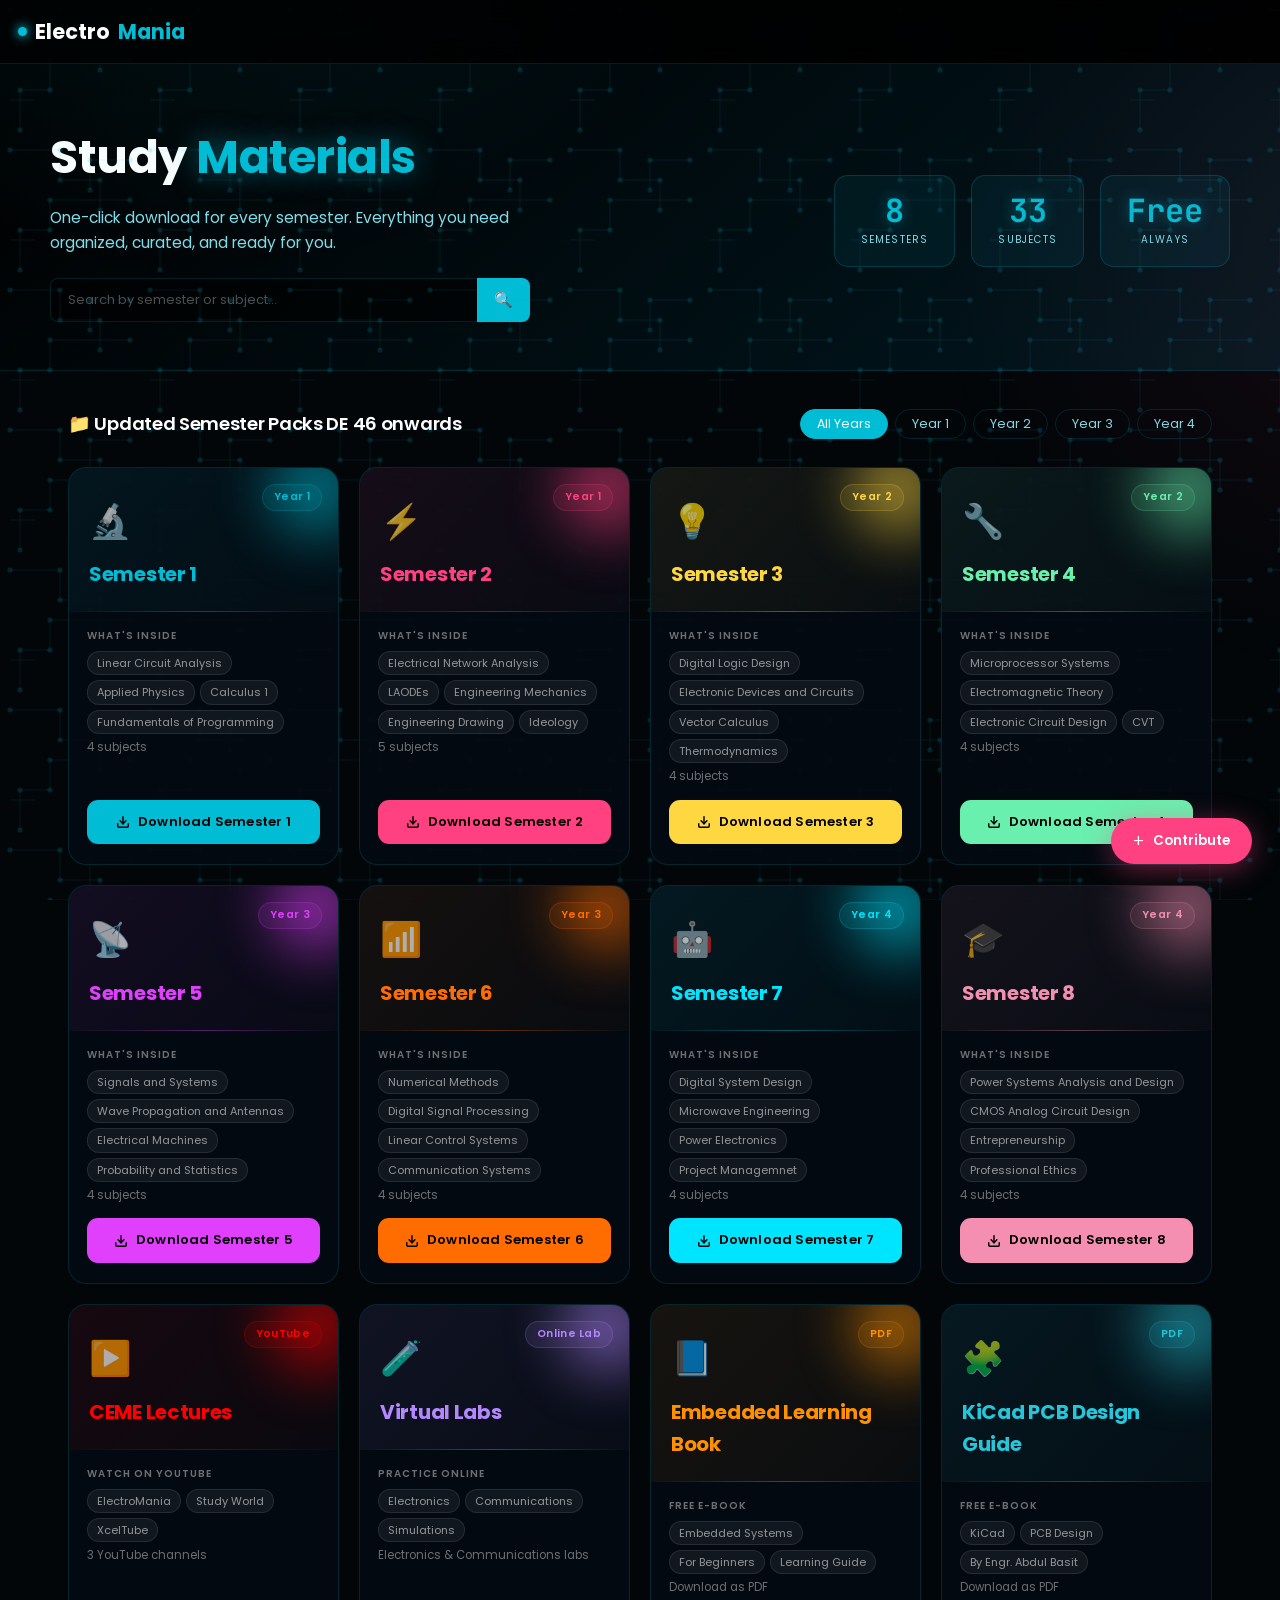
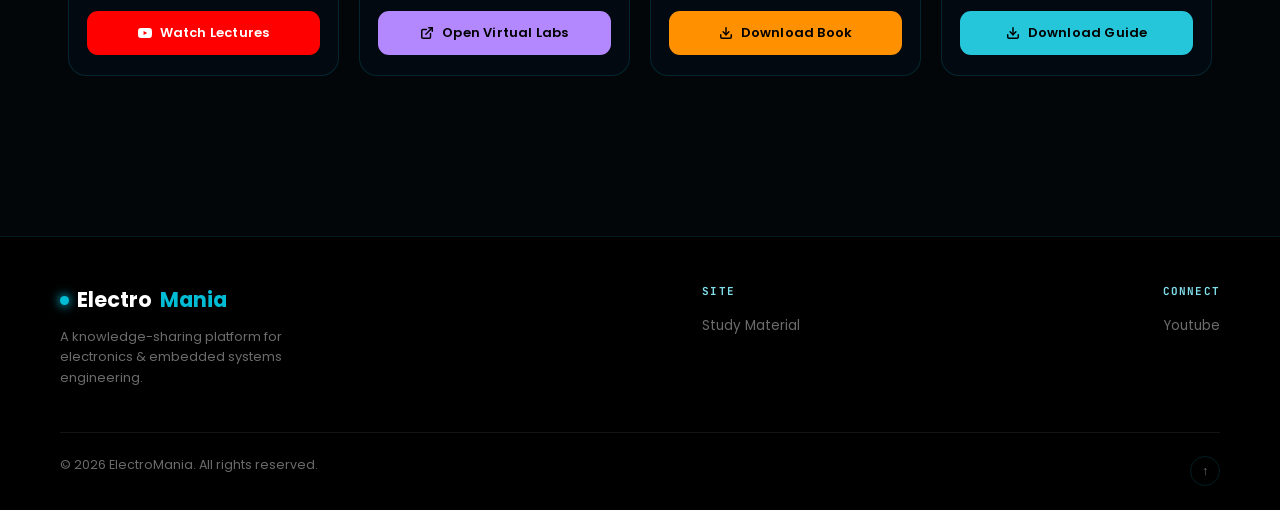
<file: materials.html>
<!DOCTYPE html>
<html lang="en">
<head>
  <meta charset="UTF-8" />
  <meta name="viewport" content="width=device-width, initial-scale=1.0" />
  <title>ElectroMania</title>
  <meta name="description" content="Free, semester-wise electrical engineering study materials — notes, slides, and past papers — curated by Abdul Basit Fiaz via ElectroMania." />
  <link rel="icon" type="image/svg+xml" href="data:image/svg+xml,%3Csvg xmlns='http://www.w3.org/2000/svg' viewBox='0 0 32 32'%3E%3Crect width='32' height='32' rx='7' fill='%23020609'/%3E%3Ccircle cx='16' cy='16' r='6' fill='%2300bcd4'/%3E%3Cpath d='M16 4v6M16 22v6M4 16h6M22 16h6' stroke='%2300bcd4' stroke-width='2' stroke-linecap='round'/%3E%3C/svg%3E">
  <link rel="preconnect" href="https://fonts.googleapis.com">
  <link rel="preconnect" href="https://fonts.gstatic.com" crossorigin>
  <link href="https://fonts.googleapis.com/css2?family=Poppins:ital,wght@0,300;0,400;0,500;0,600;0,700&family=JetBrains+Mono:wght@400;500;600&display=swap" rel="stylesheet">

  <!-- Shared site stylesheet — DO NOT MODIFY -->
  <link rel="stylesheet" href="css/style.css" />

  <style>
  /* ============================================================
     MATERIAL PAGE — scoped styles, no conflict with style.css
  ============================================================ */
  :root {
    --teal:       #00bcd4;
    --pink:       #ff4081;
    --card-bg:    rgba(4, 10, 18, 0.93);
    --card-border:rgba(0, 188, 212, 0.16);
    --text-dim:   rgba(255,255,255,0.42);
    --text-pale:  #80deea;
  }

  /* ── PAGE BACKGROUND ──────────────────────────────────────── */
  body { background-color: #020609; }

  /* ── HERO ─────────────────────────────────────────────────── */
  .mat-hero {
    background: linear-gradient(140deg,#000 0%,rgba(0,24,32,0.98) 100%);
    padding: 56px 50px 48px;
    display: flex;
    justify-content: space-between;
    align-items: center;
    gap: 28px;
    flex-wrap: wrap;
    border-bottom: 1px solid var(--card-border);
  }

  .mat-hero h1 {
    font-size: 2.9em;
    color: #fff;
    margin: 0 0 10px;
    font-weight: 700;
    letter-spacing: -0.5px;
  }

  .mat-hero h1 .hi {
    color: var(--teal);
    text-shadow: 0 0 28px rgba(0,188,212,0.5);
  }

  .mat-hero p {
    color: var(--text-pale);
    font-size: .97em;
    max-width: 480px;
    line-height: 1.65;
    margin: 0 0 22px;
  }

  /* Search bar */
  .mat-search { display:flex; max-width:480px; }

  .mat-search input {
    flex: 1;
    padding: 11px 17px;
    border: 1px solid var(--card-border);
    border-right: none;
    border-radius: 8px 0 0 8px;
    background: rgba(0,0,0,0.55);
    color: #fff;
    font-family: 'Poppins', sans-serif;
    font-size: 13px;
    outline: none;
    transition: border-color .25s;
    margin-bottom: 0 !important;
    width: auto !important;
  }

  .mat-search input:focus { border-color: var(--teal); }
  .mat-search input::placeholder { color: rgba(255,255,255,.3); }

  .mat-search button {
    padding: 11px 17px;
    background: var(--teal);
    border: none;
    border-radius: 0 8px 8px 0;
    cursor: pointer;
    font-size: 15px;
    color: #fff;
    transition: background .2s;
  }

  .mat-search button:hover { background: #0097a7; }

  /* Stats */
  .mat-stats { display:flex; gap:16px; flex-wrap:wrap; }

  .stat-box {
    text-align: center;
    background: rgba(0,188,212,0.07);
    border: 1px solid rgba(0,188,212,0.2);
    border-radius: 14px;
    padding: 18px 26px;
    min-width: 85px;
  }

  .stat-box .num {
    display: block;
    font-size: 2em;
    font-weight: 700;
    color: var(--teal);
    text-shadow: 0 0 14px rgba(0,188,212,0.45);
    line-height: 1.05;
  }

  .stat-box .lbl {
    display: block;
    font-size: 10px;
    color: var(--text-pale);
    letter-spacing: 1.2px;
    text-transform: uppercase;
    margin-top: 4px;
  }

  /* ── MAIN SECTION ─────────────────────────────────────────── */
  .mat-section {
    max-width: 1200px;
    margin: 0 auto;
    padding: 38px 28px 100px;
  }

  .sec-top {
    display: flex;
    justify-content: space-between;
    align-items: center;
    margin-bottom: 28px;
    flex-wrap: wrap;
    gap: 14px;
  }

  .sec-top h2 { color:#fff; font-size:1.15em; margin:0; font-weight:600; }

  /* Year filter tabs */
  .yr-tabs { display:flex; gap:7px; flex-wrap:wrap; }

  .yr-tab {
    padding: 5px 16px;
    border-radius: 20px;
    border: 1px solid var(--card-border);
    background: transparent;
    color: var(--text-pale);
    font-family: 'Poppins', sans-serif;
    font-size: 12.5px;
    cursor: pointer;
    transition: all .2s;
  }

  .yr-tab.on, .yr-tab:hover {
    background: var(--teal);
    border-color: var(--teal);
    color: #fff;
  }

  /* ── SEMESTER GRID — 4 columns ────────────────────────────── */
  .sem-grid {
    display: grid;
    grid-template-columns: repeat(4, 1fr);
    gap: 20px;
  }

  @media (max-width: 1100px) { .sem-grid { grid-template-columns: repeat(2, 1fr); } }
  @media (max-width:  600px) { .sem-grid { grid-template-columns: 1fr; }
    .mat-hero { padding: 36px 22px 30px; flex-direction: column; }
    .mat-hero h1 { font-size: 2em; }
    .mat-stats { justify-content: center; }
  }

  /* ── SEMESTER CARD ────────────────────────────────────────── */
  .sem-card {
    background: var(--card-bg);
    border: 1px solid var(--card-border);
    border-radius: 18px;
    overflow: hidden;
    display: flex;
    flex-direction: column;
    transition: transform .25s, box-shadow .3s, border-color .3s;
    position: relative;
  }

  .sem-card:hover {
    transform: translateY(-6px);
    box-shadow: 0 18px 50px rgba(0,0,0,0.45);
    border-color: rgba(0,188,212,0.36);
  }

  /* Colored banner */
  .sem-banner {
    padding: 26px 20px 22px;
    position: relative;
    overflow: hidden;
  }

  /* Glowing orb behind the icon */
  .sem-banner::before {
    content: '';
    position: absolute;
    top: -24px; right: -24px;
    width: 90px; height: 90px;
    border-radius: 50%;
    filter: blur(30px);
    opacity: .6;
    background: var(--c, #00bcd4);
  }

  /* Diagonal accent line */
  .sem-banner::after {
    content: '';
    position: absolute;
    bottom: 0; left: 0; right: 0;
    height: 1px;
    background: linear-gradient(90deg, transparent, var(--c, #00bcd4), transparent);
    opacity: .35;
  }

  .sem-emoji {
    display: block;
    font-size: 34px;
    margin-bottom: 10px;
    position: relative;
    z-index: 1;
  }

  .sem-num {
    color: #fff;
    font-size: 1.25em;
    font-weight: 700;
    margin: 0;
    position: relative;
    z-index: 1;
    letter-spacing: -.3px;
  }

  .yr-badge {
    position: absolute;
    top: 16px; right: 16px;
    padding: 4px 11px;
    border-radius: 20px;
    font-size: 10.5px;
    font-weight: 600;
    z-index: 1;
    letter-spacing: .3px;
  }

  /* Card body */
  .sem-body {
    padding: 16px 18px 20px;
    flex: 1;
    display: flex;
    flex-direction: column;
    gap: 14px;
  }

  .subj-lbl {
    font-size: 10px;
    color: var(--text-dim);
    text-transform: uppercase;
    letter-spacing: 1px;
    font-weight: 600;
    margin-bottom: 7px;
  }

  .subj-tags {
    display: flex;
    flex-wrap: wrap;
    gap: 5px;
    margin-bottom: 4px;
  }

  .subj-tag {
    font-size: 11px;
    padding: 4px 9px;
    border-radius: 12px;
    background: rgba(255,255,255,0.06);
    color: rgba(255,255,255,0.55);
    border: 1px solid rgba(255,255,255,0.09);
    line-height: 1.3;
  }

  .subj-count {
    font-size: 11.5px;
    color: var(--text-dim);
    margin-top: 2px;
  }

  /* Download button */
  .dl-sem-btn {
    display: flex;
    align-items: center;
    justify-content: center;
    gap: 8px;
    padding: 12px 14px;
    border-radius: 11px;
    text-decoration: none;
    font-family: 'Poppins', sans-serif;
    font-size: 13px;
    font-weight: 600;
    margin-top: auto;
    transition: opacity .2s, transform .2s, box-shadow .2s;
    letter-spacing: .2px;
  }

  .dl-sem-btn:hover {
    opacity: .88;
    transform: translateY(-1px);
    box-shadow: 0 6px 22px rgba(0,0,0,.35);
  }

  .dl-sem-btn svg {
    flex-shrink: 0;
    transition: transform .2s;
  }

  .dl-sem-btn:hover svg { transform: translateY(2px); }

  /* No results */
  .no-res {
    display: none;
    text-align: center;
    padding: 60px 20px;
    color: rgba(255,255,255,.25);
    grid-column: 1/-1;
  }

  .no-res.show { display: block; }

  /* ── CONTRIBUTE FAB ───────────────────────────────────────── */
  .fab-contribute {
    position: fixed;
    right: 28px; bottom: 36px;
    z-index: 900;
    display: flex;
    align-items: center;
    gap: 9px;
    padding: 13px 22px;
    background: var(--pink);
    color: #fff;
    border: none;
    border-radius: 50px;
    font-family: 'Poppins', sans-serif;
    font-size: 13.5px;
    font-weight: 600;
    cursor: pointer;
    box-shadow: 0 5px 28px rgba(255,64,129,0.42);
    transition: transform .25s, box-shadow .25s;
    animation: fabBreath 3s infinite;
  }

  .fab-contribute:hover {
    transform: translateY(-3px);
    box-shadow: 0 10px 38px rgba(255,64,129,.55);
    animation: none;
  }

  @keyframes fabBreath {
    0%,100% { box-shadow: 0 5px 28px rgba(255,64,129,0.42); }
    50%      { box-shadow: 0 5px 38px rgba(255,64,129,0.62), 0 0 0 7px rgba(255,64,129,0.08); }
  }

  /* ── MODAL ────────────────────────────────────────────────── */
  .modal-veil {
    position: fixed;
    inset: 0;
    background: rgba(0,0,0,0.75);
    backdrop-filter: blur(8px);
    -webkit-backdrop-filter: blur(8px);
    z-index: 1500;
    display: flex;
    align-items: center;
    justify-content: center;
    padding: 16px;
    opacity: 0;
    pointer-events: none;
    transition: opacity .28s;
  }

  .modal-veil.on { opacity:1; pointer-events:all; }

  .modal-box {
    background: #030a0f;
    border: 1px solid rgba(0,188,212,.3);
    border-radius: 20px;
    padding: 34px 32px 30px;
    max-width: 520px;
    width: 100%;
    position: relative;
    box-shadow: 0 24px 80px rgba(0,0,0,.55), 0 0 40px rgba(0,188,212,.09);
    transform: translateY(18px);
    transition: transform .3s;
    max-height: 90vh;
    overflow-y: auto;
  }

  .modal-veil.on .modal-box { transform: translateY(0); }

  .modal-x {
    position: absolute;
    top: 16px; right: 16px;
    background: rgba(255,255,255,0.06);
    border: none;
    color: rgba(255,255,255,0.4);
    width: 30px; height: 30px;
    border-radius: 7px;
    cursor: pointer;
    font-size: 15px;
    transition: all .2s;
    display: flex;
    align-items: center;
    justify-content: center;
  }

  .modal-x:hover { background:rgba(255,64,129,.18); color:var(--pink); }

  .modal-box h2 { color:#fff; margin:0 0 5px; font-size:1.35em; }
  .modal-sub { color:var(--text-pale); font-size:13px; margin:0 0 22px; }

  .auth-notice {
    display: flex;
    align-items: flex-start;
    gap: 10px;
    background: rgba(255,193,7,0.07);
    border: 1px solid rgba(255,193,7,0.22);
    border-radius: 9px;
    padding: 11px 14px;
    margin-bottom: 22px;
  }

  .auth-icon { font-size:15px; margin-top:1px; flex-shrink:0; }
  .auth-notice p { margin:0; font-size:12px; color:rgba(255,236,153,.8); line-height:1.55; }

  /* Override style.css form styles inside modal */
  .modal-form {
    display: flex;
    flex-direction: column;
    gap: 13px;
    background: transparent !important;
    padding: 0 !important;
    box-shadow: none !important;
    border-radius: 0 !important;
  }

  .f-row { display:grid; grid-template-columns:1fr 1fr; gap:13px; }
  @media(max-width:500px) { .f-row { grid-template-columns:1fr; } }

  .f-grp { display:flex; flex-direction:column; gap:5px; }

  .f-grp label {
    font-size: 11.5px;
    color: var(--text-pale);
    font-weight: 500;
    letter-spacing: .3px;
  }

  .f-grp input,
  .f-grp select,
  .f-grp textarea {
    padding: 10px 13px !important;
    background: rgba(255,255,255,0.05) !important;
    border: 1px solid rgba(255,255,255,0.1) !important;
    border-radius: 9px !important;
    color: #fff !important;
    font-family: 'Poppins', sans-serif !important;
    font-size: 13px !important;
    outline: none !important;
    transition: border-color .2s !important;
    width: 100% !important;
    box-sizing: border-box !important;
    margin-bottom: 0 !important;
  }

  .f-grp input:focus,
  .f-grp select:focus,
  .f-grp textarea:focus { border-color: var(--teal) !important; }

  .f-grp select option { background: #030a0f; }
  .f-grp textarea { resize:vertical; min-height:76px; }

  .f-hint { font-size:11px; color:rgba(255,255,255,.26); margin-top:3px; }

  .submit-btn {
    padding: 12px !important;
    background: var(--pink) !important;
    color: #fff !important;
    border: none !important;
    border-radius: 9px !important;
    font-family: 'Poppins', sans-serif !important;
    font-size: 13.5px !important;
    font-weight: 600 !important;
    cursor: pointer !important;
    transition: all .22s !important;
    display: flex !important;
    align-items: center !important;
    justify-content: center !important;
    gap: 8px !important;
    margin-top: 4px !important;
    width: 100% !important;
  }

  .submit-btn:hover {
    background: #e91e63 !important;
    transform: translateY(-1px);
    box-shadow: 0 6px 20px rgba(255,64,129,.32) !important;
  }

  .submit-btn.done {
    background: #2e7d32 !important;
    cursor: default !important;
    transform: none !important;
    box-shadow: none !important;
  }
    /* ── YOUTUBE CHANNEL LINKS IN MODAL ──────────────────────── */
  .yt-channel-link {
    display: flex; align-items: center; gap: 14px;
    padding: 14px 16px;
    background: rgba(255,0,0,0.05);
    border: 1px solid rgba(255,0,0,0.14);
    border-radius: 12px; text-decoration: none;
    transition: background .2s, border-color .2s, transform .18s;
  }
  .yt-channel-link:hover {
    background: rgba(255,0,0,0.1);
    border-color: rgba(255,0,0,0.32);
    transform: translateX(4px);
  }
  .yt-ch-icon {
    width: 42px; height: 42px; flex-shrink: 0;
    background: #FF0000; border-radius: 50%;
    display: flex; align-items: center; justify-content: center;
    color: #fff; font-size: 13px;
  }
  .yt-ch-info { flex: 1; min-width: 0; }
  .yt-ch-name { color: #fff; font-size: 13.5px; font-weight: 600; margin-bottom: 3px; }
  .yt-ch-desc { color: rgba(255,255,255,.42); font-size: 11.5px; line-height: 1.45; }
  .yt-ch-arrow { color: rgba(255,255,255,.25); font-size: 17px; flex-shrink: 0; transition: color .2s; }
  .yt-channel-link:hover .yt-ch-arrow { color: #FF0000; }

  </style>
</head>

<body>

  <!-- ══ HEADER (same as index.html) ══════════════════════════ -->
  <header class="site-header">
    <div class="header-inner">
      <div class="header-left">
        <!-- <a href="index.html" class="nav-arrow" title="Previous: Certifications" aria-label="Previous page">‹</a> -->
        <div class="logo"><a href="materials.html"><span class="logo-mark"></span>Electro<span>Mania</span></a></div>
      </div>
      <nav class="main-nav" id="mainNav">
        <!-- <a href="index.html">Home</a>
        <a href="about.html">About</a>
        <a href="experience.html">Experience</a>
        <a href="projects.html">Projects</a>
        <a href="skills.html">Skills</a>
        <a href="certifications.html">Certifications</a> -->
        <!-- <a href="materials.html" class="active">Material</a> -->
        <!-- <a href="blog.html">Blog</a>
       <a href="contact.html">Contact</a> -->
      </nav>
      <div class="header-right">
        <!-- <a href="blog.html" class="nav-arrow" title="Next: Blog" aria-label="Next page">›</a> -->
        <button class="hamburger" id="hamburgerBtn" aria-label="Toggle menu" aria-expanded="false"><span></span><span></span><span></span></button>
      </div>
    </div>
  </header>
  <!-- <div class="crumb-bar">
    <div class="crumb">
      <a href="index.html">Home</a><span class="sep">›</span><span class="here">Material</span>
    </div>
  </div> -->

  <!-- ══ HERO ═════════════════════════════════════════════════ -->
  <div class="mat-hero">
    <div>
      <h1>Study <span class="hi">Materials</span></h1>
      <p>One-click download for every semester. Everything you need organized, curated, and ready for you.</p>
      <div class="mat-search">
        <input type="text" id="searchInput"
               placeholder="Search by semester or subject…"
               oninput="doSearch(this.value)" />
        <button onclick="doSearch(document.getElementById('searchInput').value)">🔍</button>
      </div>
    </div>
    <div class="mat-stats">
      <div class="stat-box">
        <span class="num">8</span>
        <span class="lbl">Semesters</span>
      </div>
      <div class="stat-box">
        <span class="num" id="statSubjects">—</span>
        <span class="lbl">Subjects</span>
      </div>
      <div class="stat-box">
        <span class="num">Free</span>
        <span class="lbl">Always</span>
      </div>
    </div>
  </div>

  <!-- ══ GRID SECTION ═════════════════════════════════════════ -->
  <div class="mat-section">
    <div class="sec-top">
      <h2>📁 Updated Semester Packs DE 46 onwards</h2>
      <div class="yr-tabs">
        <button class="yr-tab on" onclick="byYear(this,'all')">All Years</button>
        <button class="yr-tab"    onclick="byYear(this,1)">Year 1</button>
        <button class="yr-tab"    onclick="byYear(this,2)">Year 2</button>
        <button class="yr-tab"    onclick="byYear(this,3)">Year 3</button>
        <button class="yr-tab"    onclick="byYear(this,4)">Year 4</button>
      </div>
    </div>

    <div class="sem-grid" id="grid"></div>
    <div class="no-res" id="noRes">
      <div style="font-size:44px;margin-bottom:10px">🔍</div>
      <div style="font-size:16px;font-weight:600;">No results found</div>
      <div style="font-size:13px;margin-top:6px;color:rgba(255,255,255,.22)">Try a different keyword</div>
    </div>
  </div>

  <!-- ══ CONTRIBUTE FAB ════════════════════════════════════════ -->
  <button class="fab-contribute" onclick="openModal()">
    <span style="font-size:18px;font-weight:300;line-height:1">+</span>
    Contribute
  </button>

  <!-- ══ YOUTUBE MODAL ═════════════════════════════════════════ -->
  <div class="modal-veil" id="ytModal" onclick="if(event.target===this)closeYTModal()">
    <div class="modal-box" style="max-width:450px;">
      <button class="modal-x" onclick="closeYTModal()">✕</button>

      <h2 style="display:flex;align-items:center;gap:10px;">
        <svg width="22" height="22" viewBox="0 0 24 24" fill="#FF0000">
          <path d="M23.498 6.186a3.016 3.016 0 0 0-2.122-2.136C19.505 3.545 12 3.545 12
          3.545s-7.505 0-9.377.505A3.017 3.017 0 0 0 .502 6.186C0 8.07 0 12 0 12s0
          3.93.502 5.814a3.016 3.016 0 0 0 2.122 2.136c1.871.505 9.376.505 9.376.505s
          7.505 0 9.377-.505a3.015 3.015 0 0 0 2.122-2.136C24 15.93 24 12 24 12s0
          -3.93-.502-5.814zM9.545 15.568V8.432L15.818 12l-6.273 3.568z"/>
        </svg>
        CEME Lectures
      </h2>
      <p class="modal-sub">Pick a channel to open on YouTube</p>

      <div style="display:flex;flex-direction:column;gap:11px;">

        <!-- ── Channel 1 — replace href if needed ── -->
        <a href="https://youtube.com/@excellencewithelectromania1"
          target="_blank" rel="noopener noreferrer" class="yt-channel-link">
          <div class="yt-ch-icon">▶</div>
          <div class="yt-ch-info">
            <div class="yt-ch-name">ElectroMania</div>
            <div class="yt-ch-desc">Abdul Basit's main channel — EE tutorials, projects &amp; Recorded Lecture</div>
          </div>
          <div class="yt-ch-arrow">›</div>
        </a>

        <!-- ── Channel 2 — replace href and text ── -->
        <a href="https://youtube.com/@studyworld7478?si=64hYV4z7mO-TG8V7"
          target="_blank" rel="noopener noreferrer" class="yt-channel-link">
          <div class="yt-ch-icon">▶</div>
          <div class="yt-ch-info">
            <div class="yt-ch-name">Study World</div>
            <div class="yt-ch-desc">Where you can find some CEME EE lectures</div>
          </div>
          <div class="yt-ch-arrow">›</div>
        </a>

        <!-- ── Channel 3 — replace href and text ── -->
        <a href="https://youtube.com/@xceltube_education?si=i38BoN869WUs9hyv"
          target="_blank" rel="noopener noreferrer" class="yt-channel-link">
          <div class="yt-ch-icon">▶</div>
          <div class="yt-ch-info">
            <div class="yt-ch-name">XcelTube</div>
            <div class="yt-ch-desc">Where you can find some CEME EE lectures</div>
          </div>
          <div class="yt-ch-arrow">›</div>
        </a>

      </div>
    </div>
  </div>
  <!-- ══ UPLOAD MODAL ══════════════════════════════════════════ -->
  <div class="modal-veil" id="modal" onclick="veilClick(event)">
    <div class="modal-box">
      <button class="modal-x" onclick="closeModal()">✕</button>
      <h2>Contribute Materials</h2>
      <p class="modal-sub">Share your notes or resources with fellow students</p>

      <div class="auth-notice">
        <span class="auth-icon">🔒</span>
        <p>Your submission goes to <strong>Abdul Basit</strong> for review first.
           Only approved materials will be published — you'll be notified once live.</p>
      </div>

      <!--
        SETUP: Replace YOUR_FORM_ID with your Formspree ID.
        1. Sign up free at https://formspree.io
        2. Create a new form → copy the ID (e.g. xpwzjvkl)
        3. Replace below:   action="https://formspree.io/f/xpwzjvkl"
      -->
      <form class="modal-form"
            action="https://formspree.io/f/mojzprwg"
            method="POST"
            onsubmit="handleSubmit(event)">

        <div class="f-row">
          <div class="f-grp">
            <label>Your Name *</label>
            <input type="text" name="contributor_name"
                   placeholder="e.g. Ali " required />
          </div>
          <div class="f-grp">
            <label>Your Email *</label>
            <input type="email" name="contributor_email"
                   placeholder="ali@example.com" required />
          </div>
        </div>

        <div class="f-row">
          <div class="f-grp">
            <label>Semester *</label>
            <select name="semester" required>
              <option value="" disabled selected>Select Semester</option>
              <option>Semester 1</option><option>Semester 2</option>
              <option>Semester 3</option><option>Semester 4</option>
              <option>Semester 5</option><option>Semester 6</option>
              <option>Semester 7</option><option>Semester 8</option>
            </select>
          </div>
          <div class="f-grp">
            <label>Subject *</label>
            <input type="text" name="subject"
                   placeholder="e.g. Embedded Systems" required />
          </div>
        </div>

        <div class="f-grp">
          <label>Description *</label>
          <textarea name="description"
                    placeholder="Describe what's in the material — chapter, topic, type (notes, slides, past papers)…"
                    required></textarea>
        </div>

        <div class="f-grp">
          <label>Google Drive / OneDrive Link *</label>
          <input type="url" name="file_link"
                 placeholder="https://drive.google.com/…" required />
          <span class="f-hint">Set sharing to "Anyone with the link can view" before submitting</span>
        </div>

        <div class="f-grp">
          <label>Extra Notes <span style="color:rgba(255,255,255,.25)">(optional)</span></label>
          <input type="text" name="notes"
                 placeholder="Any extra context for the reviewer…" />
        </div>

        <button type="submit" class="submit-btn" id="submitBtn">
          📤 &nbsp;Submit for Review
        </button>
      </form>
    </div>
  </div>

  <!-- ══ FOOTER ════════════════════════════════════════════════ -->
  <footer class="site-footer">
    <div class="footer-in">
      <div class="footer-brand">
        <div class="logo"><a href="index.html"><span class="logo-mark"></span>Electro<span>Mania</span></a></div>
        <p>A knowledge-sharing platform for electronics &amp; embedded systems engineering.</p>
      </div>
      <div class="footer-col">
        <h4>Site</h4>
        <a href="materials.html">Study Material</a>
        <!-- <a href="index.html">Home</a>
        <a href="about.html">About</a>
        <a href="projects.html">Projects</a>
        <a href="skills.html">Skills</a> -->
      </div>

      <div class="footer-col">
        <h4>Connect</h4>
        <!-- <a href="https://www.linkedin.com/in/abdul-basit-fiaz-1138a427a" target="_blank" rel="noopener noreferrer">LinkedIn</a> -->
        <!--<a href="https://github.com/ABasit0010" target="_blank" rel="noopener noreferrer">GitHub</a>-->
        <a href="https://youtube.com/@excellencewithelectromania1?si=0SN2yeCCjKuNkH5s">Youtube</a>
        <!--<a href="mailto:abasitofficial007@gmail.com">Email</a>-->
      </div>
    </div>
    <div class="footer-bottom">
      <p>© 2026 ElectroMania. All rights reserved.</p>
      <a href="#" class="back-to-top" aria-label="Back to top" title="Back to top">↑</a>
    </div>
  </footer>

  <script src="js/main.js"></script>

  <script>
  /* ============================================================
     SEMESTER DATA
     ─────────────────────────────────────────────────────────────
     HOW TO UPDATE A DOWNLOAD LINK
     ─────────────────────────────────────────────────────────────
     OPTION A — Self-hosted ZIP (recommended if you have hosting):
       1. Zip your semester folder  →  sem1.zip
       2. Upload to your web server / GitHub repo
       3. Set  download_url: "materials/sem1.zip"

     OPTION B — Google Drive (easiest, no hosting needed):
       1. Zip the semester folder
       2. Upload to Google Drive
       3. Right-click → Share → "Anyone with the link" → Copy link
          The share URL looks like:
            https://drive.google.com/file/d/ABCD1234xyz/view?usp=sharing
       4. Extract the FILE ID  (the part between /d/ and /view)
            FILE ID = ABCD1234xyz
       5. Build the direct-download URL:
            https://drive.google.com/uc?export=download&id=ABCD1234xyz
       6. Paste that as  download_url: "https://drive.google.com/uc?..."

     TO ADD A SUBJECT: just add it to the subjects array — it shows
     as a tag on the card and is included in search.
  ============================================================ */

  const SEMESTERS = [
    {
      id: 1, year: 1,
      icon: "🔬", color: "#00bcd4",
      download_url: "https://drive.google.com/drive/folders/1xj7ykL6HpifmbFWjZr8XsKj_OtWmD4R8?usp=drive_link",
      subjects: [
        "Linear Circuit Analysis",
        "Applied Physics",
        "Calculus 1",
        "Fundamentals of Programming",
      ]
    },
    {
      id: 2, year: 1,
      icon: "⚡", color: "#ff4081",
      download_url: "https://drive.google.com/drive/folders/1KlhiP7Zqg-HydHPfEpF1WYypo7z95u91?usp=sharing",
      subjects: [
        "Electrical Network Analysis",
        "LAODEs",
        "Engineering Mechanics",
        "Engineering Drawing",
        "Ideology"
      ]
    },
    {
      id: 3, year: 2,
      icon: "💡", color: "#ffd740",
      download_url: "https://drive.google.com/drive/folders/1i36DXZ80ppki-f-eQ5RFietbQlcDVDya?usp=sharing",
      subjects: [
        "Digital Logic Design",
        "Electronic Devices and Circuits",
        "Vector Calculus",
        "Thermodynamics",
      ]
    },
    {
      id: 4, year: 2,
      icon: "🔧", color: "#69f0ae",
      download_url: "https://drive.google.com/drive/folders/1DTAyP4kXDSf4nna4HE2l93p4l7amhexw?usp=sharing",
      subjects: [
        "Microprocessor Systems",
        "Electromagnetic Theory",
        "Electronic Circuit Design",
        "CVT",
      ]
    },
    {
      id: 5, year: 3,
      icon: "📡", color: "#e040fb",
      download_url: "https://drive.google.com/drive/folders/1z538cYtsOukvmJO0QYMg5u340eM0N1PQ?usp=sharing",
      subjects: [
        "Signals and Systems",
        "Wave Propagation and Antennas",
        "Electrical Machines",
        "Probability and Statistics"
      ]
    },
    {
      id: 6, year: 3,
      icon: "📶", color: "#ff6d00",
      download_url: "https://drive.google.com/drive/folders/1hoOyT2GMYoP9ugA7yc2nEpSROnNBU4t5?usp=sharing",
      subjects: [
        "Numerical Methods",
        "Digital Signal Processing",
        "Linear Control Systems",
        "Communication Systems"
      ]
    },
    {
      id: 7, year: 4,
      icon: "🤖", color: "#00e5ff",
      download_url: "https://drive.google.com/drive/folders/1PNaAr6_HPIwmy8Of-Map_Vgkk_oib7-v?usp=sharing",
      subjects: [
        "Digital System Design",
        "Microwave Engineering",
        "Power Electronics",
        "Project Managemnet"
      ]
    },
    {
      id: 8, year: 4,
      icon: "🎓", color: "#f48fb1",
      download_url: "https://drive.google.com/drive/folders/19QQsksoU68ZqRUT6JU7v3p8Z_OXCPAyc?usp=sharing",
      subjects: [
        "Power Systems Analysis and Design",
        "CMOS Analog Circuit Design",
        "Entrepreneurship",
        "Professional Ethics"
      ]
    }
  ];

  /* ── card builder ────────────────────────────────────────── */
  function buildCard(s) {
    const c = s.color;

    // Lighter text badge colours for year
    const yearLabel = `Year ${s.year}`;

    const tags = s.subjects
      .map(n => `<span class="subj-tag">${n}</span>`)
      .join('');

    const searchAttr = `semester ${s.id} year ${s.year} ${s.subjects.join(' ')}`.toLowerCase();

    return `
    <div class="sem-card" data-year="${s.year}" data-search="${searchAttr}">

      <!-- Banner -->
      <div class="sem-banner" style="--c:${c}; background:linear-gradient(135deg,${c}12 0%,${c}06 100%);">
        <span class="sem-emoji">${s.icon}</span>
        <h3 class="sem-num" style="color:${c};">Semester ${s.id}</h3>
        <span class="yr-badge" style="color:${c};background:${c}18;border:1px solid ${c}30;">${yearLabel}</span>
      </div>

      <!-- Body -->
      <div class="sem-body">
        <div>
          <div class="subj-lbl">What's inside</div>
          <div class="subj-tags">${tags}</div>
          <div class="subj-count">${s.subjects.length} subject${s.subjects.length!==1?'s':''}</div>
        </div>

        <a class="dl-sem-btn"
           href="${s.download_url}"
           download
           style="background:${c};color:#000;"
           title="Download Semester ${s.id} as ZIP">
          <svg width="14" height="14" viewBox="0 0 24 24" fill="none"
               stroke="currentColor" stroke-width="2.5"
               stroke-linecap="round" stroke-linejoin="round">
            <path d="M21 15v4a2 2 0 0 1-2 2H5a2 2 0 0 1-2-2v-4"/>
            <polyline points="7 10 12 15 17 10"/>
            <line x1="12" y1="15" x2="12" y2="3"/>
          </svg>
          Download Semester ${s.id}
        </a>
      </div>
    </div>`;
  }

  /* ── render ─────────────────────────────────────────────── */
  let activeYear = 'all';

  function getBase() {
    return activeYear === 'all'
      ? SEMESTERS
      : SEMESTERS.filter(s => s.year === activeYear);
  }

  function render(list, showYT = false, showVLab = false, showBook = false, showKiCad = false) {
    const grid  = document.getElementById('grid');
    const noRes = document.getElementById('noRes');
    const cardsHTML = list.map(buildCard).join('');
    grid.innerHTML = cardsHTML
      + (showYT    ? buildYTCard()    : '')
      + (showVLab  ? buildVLabCard()  : '')
      + (showBook  ? buildBookCard()  : '')
      + (showKiCad ? buildKiCadCard() : '');
    noRes.classList.toggle('show', list.length === 0 && !showYT && !showVLab && !showBook && !showKiCad);
  }

  function doSearch(q) {
    q = q.toLowerCase().trim();
    const base = getBase();
    const filtered = q
      ? base.filter(s => `semester ${s.id} year ${s.year} ${s.subjects.join(' ')}`.toLowerCase().includes(q))
      : base;

    const isAllYears  = activeYear === 'all';
    const ytMatches   = !q || 'youtube lectures ceme video channel'.includes(q);
    const vlabMatches = !q || 'virtual lab virtual labs vlab experiments simulations electronics communications'.includes(q);
    const bookMatches  = !q || 'embedded learning book pdf ebook download microcontroller'.includes(q);
    const kicadMatches = !q || 'kicad pcb design guide book pdf ebook download layout schematic abdul basit'.includes(q);

    render(filtered, isAllYears && ytMatches, isAllYears && vlabMatches, isAllYears && bookMatches, isAllYears && kicadMatches);
  }

  function byYear(btn, yr) {
    document.querySelectorAll('.yr-tab').forEach(b => b.classList.remove('on'));
    btn.classList.add('on');
    activeYear = yr === 'all' ? 'all' : Number(yr);
    document.getElementById('searchInput').value = '';
    const all = activeYear === 'all';
    render(getBase(), all, all, all, all);
  }
  /* ── YouTube modal ───────────────────────────────────────── */
  function openYTModal()  { document.getElementById('ytModal').classList.add('on');    document.body.style.overflow='hidden'; }
  function closeYTModal() { document.getElementById('ytModal').classList.remove('on'); document.body.style.overflow='';       }

  /* ── YouTube card ────────────────────────────────────────── */
  function buildYTCard() {
    return `
    <div class="sem-card" style="cursor:pointer;" onclick="openYTModal()">
      <div class="sem-banner"
          style="--c:#FF0000;background:linear-gradient(135deg,#FF000014 0%,#FF000007 100%);">
        <span class="sem-emoji">▶️</span>
        <h3 class="sem-num" style="color:#FF0000;">CEME Lectures</h3>
        <span class="yr-badge"
              style="color:#FF0000;background:#FF000018;border:1px solid #FF000030;">
          YouTube
        </span>
      </div>
      <div class="sem-body">
        <div>
          <div class="subj-lbl">Watch on YouTube</div>
          <div class="subj-tags">
            <span class="subj-tag">ElectroMania</span>
            <span class="subj-tag">Study World</span>
            <span class="subj-tag">XcelTube</span>
          </div>
          <div class="subj-count">3 YouTube channels</div>
        </div>
        <button class="dl-sem-btn"
                style="background:#FF0000;color:#fff;border:none;cursor:pointer;width:100%;">
          <svg width="14" height="14" viewBox="0 0 24 24" fill="currentColor">
            <path d="M23.498 6.186a3.016 3.016 0 0 0-2.122-2.136C19.505 3.545 12 3.545 12
            3.545s-7.505 0-9.377.505A3.017 3.017 0 0 0 .502 6.186C0 8.07 0 12 0 12s0
            3.93.502 5.814a3.016 3.016 0 0 0 2.122 2.136c1.871.505 9.376.505 9.376.505s
            7.505 0 9.377-.505a3.015 3.015 0 0 0 2.122-2.136C24 15.93 24 12 24 12s0
            -3.93-.502-5.814zM9.545 15.568V8.432L15.818 12l-6.273 3.568z"/>
          </svg>
          Watch Lectures
        </button>
      </div>
    </div>`;
  }

  /* ── Virtual Lab card ────────────────────────────────────── */
  const VLAB_URL = "https://www.vlab.co.in/broad-area-electronics-and-communications";

  function buildVLabCard() {
    const c = "#b388ff";
    return `
    <div class="sem-card" style="cursor:pointer;"
         onclick="window.open('${VLAB_URL}','_blank','noopener')">
      <div class="sem-banner"
           style="--c:${c};background:linear-gradient(135deg,${c}14 0%,${c}07 100%);">
        <span class="sem-emoji">🧪</span>
        <h3 class="sem-num" style="color:${c};">Virtual Labs</h3>
        <span class="yr-badge"
              style="color:${c};background:${c}18;border:1px solid ${c}30;">
          Online Lab
        </span>
      </div>
      <div class="sem-body">
        <div>
          <div class="subj-lbl">Practice online</div>
          <div class="subj-tags">
            <span class="subj-tag">Electronics</span>
            <span class="subj-tag">Communications</span>
            <span class="subj-tag">Simulations</span>
          </div>
          <div class="subj-count">Electronics &amp; Communications labs</div>
        </div>
        <a class="dl-sem-btn"
           href="${VLAB_URL}"
           target="_blank" rel="noopener noreferrer"
           onclick="event.stopPropagation()"
           style="background:${c};color:#000;">
          <svg width="14" height="14" viewBox="0 0 24 24" fill="none"
               stroke="currentColor" stroke-width="2.5"
               stroke-linecap="round" stroke-linejoin="round">
            <path d="M18 13v6a2 2 0 0 1-2 2H5a2 2 0 0 1-2-2V8a2 2 0 0 1 2-2h6"/>
            <polyline points="15 3 21 3 21 9"/>
            <line x1="10" y1="14" x2="21" y2="3"/>
          </svg>
          Open Virtual Labs
        </a>
      </div>
    </div>`;
  }

  /* ── Embedded Learning Book card ─────────────────────────── */
  const BOOK_FILE = "Little_Makers_Arduino_Robotics_Booklet.pdf";   // <-- must match your PDF's exact file name

  function downloadBook() {
    const a = document.createElement('a');
    a.href = BOOK_FILE;
    a.download = BOOK_FILE;
    document.body.appendChild(a);
    a.click();
    a.remove();
  }

  function buildBookCard() {
    const c = "#ff9100";
    return `
    <div class="sem-card" style="cursor:pointer;" onclick="downloadBook()">
      <div class="sem-banner"
           style="--c:${c};background:linear-gradient(135deg,${c}14 0%,${c}07 100%);">
        <span class="sem-emoji">📘</span>
        <h3 class="sem-num" style="color:${c};">Embedded Learning Book</h3>
        <span class="yr-badge"
              style="color:${c};background:${c}18;border:1px solid ${c}30;">
          PDF
        </span>
      </div>
      <div class="sem-body">
        <div>
          <div class="subj-lbl">Free e-book</div>
          <div class="subj-tags">
            <span class="subj-tag">Embedded Systems</span>
            <span class="subj-tag">For Beginners</span>
            <span class="subj-tag">Learning Guide</span>
          </div>
          <div class="subj-count">Download as PDF</div>
        </div>
        <a class="dl-sem-btn"
           href="${BOOK_FILE}" download
           onclick="event.stopPropagation()"
           style="background:${c};color:#000;">
          <svg width="14" height="14" viewBox="0 0 24 24" fill="none"
               stroke="currentColor" stroke-width="2.5"
               stroke-linecap="round" stroke-linejoin="round">
            <path d="M21 15v4a2 2 0 0 1-2 2H5a2 2 0 0 1-2-2v-4"/>
            <polyline points="7 10 12 15 17 10"/>
            <line x1="12" y1="15" x2="12" y2="3"/>
          </svg>
          Download Book
        </a>
      </div>
    </div>`;
  }

  /* ── KiCad PCB Design Guide card ─────────────────────────── */
  const KICAD_FILE = "KiCad_PCB_Design_Guide_Engr_Abdul_Basit.pdf";   // <-- must match your PDF's exact file name

  function downloadKiCad() {
    const a = document.createElement('a');
    a.href = KICAD_FILE;
    a.download = KICAD_FILE;
    document.body.appendChild(a);
    a.click();
    a.remove();
  }

  function buildKiCadCard() {
    const c = "#26c6da";
    return `
    <div class="sem-card" style="cursor:pointer;" onclick="downloadKiCad()">
      <div class="sem-banner"
           style="--c:${c};background:linear-gradient(135deg,${c}14 0%,${c}07 100%);">
        <span class="sem-emoji">🧩</span>
        <h3 class="sem-num" style="color:${c};">KiCad PCB Design Guide</h3>
        <span class="yr-badge"
              style="color:${c};background:${c}18;border:1px solid ${c}30;">
          PDF
        </span>
      </div>
      <div class="sem-body">
        <div>
          <div class="subj-lbl">Free e-book</div>
          <div class="subj-tags">
            <span class="subj-tag">KiCad</span>
            <span class="subj-tag">PCB Design</span>
            <span class="subj-tag">By Engr. Abdul Basit</span>
          </div>
          <div class="subj-count">Download as PDF</div>
        </div>
        <a class="dl-sem-btn"
           href="${KICAD_FILE}" download
           onclick="event.stopPropagation()"
           style="background:${c};color:#000;">
          <svg width="14" height="14" viewBox="0 0 24 24" fill="none"
               stroke="currentColor" stroke-width="2.5"
               stroke-linecap="round" stroke-linejoin="round">
            <path d="M21 15v4a2 2 0 0 1-2 2H5a2 2 0 0 1-2-2v-4"/>
            <polyline points="7 10 12 15 17 10"/>
            <line x1="12" y1="15" x2="12" y2="3"/>
          </svg>
          Download Guide
        </a>
      </div>
    </div>`;
  }

  /* ── modal ──────────────────────────────────────────────── */
  function openModal()  { document.getElementById('modal').classList.add('on');  document.body.style.overflow='hidden'; }
  function closeModal() { document.getElementById('modal').classList.remove('on'); document.body.style.overflow=''; }
  function veilClick(e) { if (e.target===document.getElementById('modal')) closeModal(); }

  function handleSubmit(e) {
    e.preventDefault();
    const btn = document.getElementById('submitBtn');
    btn.textContent = 'Submitted — Awaiting Review';
    btn.classList.add('done');
    btn.disabled = true;
    setTimeout(() => {
      closeModal();
      btn.innerHTML = '📤 &nbsp;Submit for Review';
      btn.classList.remove('done');
      btn.disabled = false;
    }, 3200);
  }

  document.addEventListener('DOMContentLoaded', () => {
    const total = SEMESTERS.reduce((t, s) => t + s.subjects.length, 0);
    document.getElementById('statSubjects').textContent = total;
    render(SEMESTERS, true, true, true, true);
  });
  </script>

</body>
</html>
</file>
<file: css/style.css>
/* ============================================================
   ELECTROMANIA — GLOBAL STYLESHEET
   One design system, shared by every page. Page-specific blocks
   (material.html, about/fyp.html, about/education.html) layer
   scoped rules on top of this instead of redefining it.
============================================================ */

:root {
  /* ---- brand accents ---- */
  --teal:    #00bcd4;
  --pink:    #ff4081;
  --gold:    #ffd740;
  --green:   #69f0ae;
  --purple:  #e040fb;
  --ice:     #00e5ff;
  --orange:  #ff6d00;
  --rose:    #f48fb1;

  /* ---- surfaces ---- */
  --bg:          #020609;
  --bg-soft:     #04090f;
  --card-bg:     rgba(4, 10, 18, 0.93);
  --card-border: rgba(0, 188, 212, 0.16);
  --card-border-hover: rgba(0, 188, 212, 0.36);
  --line:        rgba(255, 255, 255, 0.08);

  /* ---- text ---- */
  --ink:       #ffffff;
  --text-body: rgba(255, 255, 255, 0.68);
  --text-dim:  rgba(255, 255, 255, 0.42);
  --text-pale: #80deea;

  /* ---- type ---- */
  --font-display: 'Poppins', sans-serif;
  --font-mono: 'JetBrains Mono', ui-monospace, monospace;

  /* ---- shape & shadow ---- */
  --r-sm: 8px;
  --r-md: 14px;
  --r-lg: 20px;
  --shadow-card: 0 18px 50px rgba(0,0,0,0.45);
  --shadow-pop:  0 24px 80px rgba(0,0,0,0.55);

  /* ---- motion ---- */
  --ease: cubic-bezier(.22,.9,.32,1);
}

/* ============================================================
   RESET & BASE
============================================================ */
* { box-sizing: border-box; }
html { scroll-behavior: smooth; }
@media (prefers-reduced-motion: reduce) {
  html { scroll-behavior: auto; }
  * { animation-duration: 0.001ms !important; animation-iteration-count: 1 !important; transition-duration: 0.001ms !important; }
}

body {
  margin: 0;
  font-family: var(--font-display);
  background: var(--bg);
  color: var(--text-body);
  line-height: 1.6;
  -webkit-font-smoothing: antialiased;
  position: relative;
  overflow-x: hidden;
}

/* Circuit-board texture: a self-contained SVG pattern (no external
   image dependency, sharp at any resolution) layered under a soft
   radial vignette so it reads as depth, not wallpaper. */
body::before {
  content: '';
  position: fixed;
  inset: 0;
  z-index: 0;
  pointer-events: none;
  background-image:
    radial-gradient(ellipse 900px 600px at 15% -10%, rgba(0,188,212,0.10), transparent 60%),
    radial-gradient(ellipse 800px 700px at 110% 30%, rgba(255,64,129,0.07), transparent 60%),
    url("data:image/svg+xml,%3Csvg xmlns='http://www.w3.org/2000/svg' width='140' height='140' viewBox='0 0 140 140'%3E%3Cg fill='none' stroke='%2300bcd4' stroke-opacity='0.07' stroke-width='1.4'%3E%3Cpath d='M10 10H60V40H100V70'/%3E%3Cpath d='M20 130V90H50V60H130'/%3E%3Cpath d='M130 20H90V50'/%3E%3Cpath d='M10 100H35'/%3E%3C/g%3E%3Cg fill='%2300bcd4' fill-opacity='0.16'%3E%3Ccircle cx='10' cy='10' r='2.6'/%3E%3Ccircle cx='60' cy='10' r='2.6'/%3E%3Ccircle cx='60' cy='40' r='2.6'/%3E%3Ccircle cx='100' cy='40' r='2.6'/%3E%3Ccircle cx='100' cy='70' r='2.6'/%3E%3Ccircle cx='20' cy='130' r='2.6'/%3E%3Ccircle cx='20' cy='90' r='2.6'/%3E%3Ccircle cx='50' cy='90' r='2.6'/%3E%3Ccircle cx='50' cy='60' r='2.6'/%3E%3Ccircle cx='130' cy='60' r='2.6'/%3E%3Ccircle cx='130' cy='20' r='2.6'/%3E%3Ccircle cx='90' cy='20' r='2.6'/%3E%3Ccircle cx='90' cy='50' r='2.6'/%3E%3C/g%3E%3C/svg%3E");
  background-repeat: repeat, no-repeat, repeat;
  background-size: auto, 100% 100%, 140px 140px;
}

h1, h2, h3, h4 { color: var(--ink); font-weight: 700; margin: 0; letter-spacing: -0.3px; }
p { margin: 0 0 1em; }
a { color: inherit; }
img { max-width: 100%; display: block; }
::selection { background: var(--teal); color: #00161a; }

::-webkit-scrollbar { width: 10px; }
::-webkit-scrollbar-track { background: var(--bg); }
::-webkit-scrollbar-thumb { background: rgba(0,188,212,0.25); border-radius: 10px; }
::-webkit-scrollbar-thumb:hover { background: rgba(0,188,212,0.45); }

:focus-visible {
  outline: 2px solid var(--teal);
  outline-offset: 3px;
  border-radius: 4px;
}

section { padding: 30px 20px; max-width: 1160px; margin: auto; position: relative; z-index: 1; }

.container { max-width: 1160px; margin: 0 auto; padding: 0 24px; }

/* Section heading pattern: eyebrow + title + subtitle */
.sec-head { max-width: 640px; margin: 0 0 40px; }
.sec-head .eyebrow {
  display: inline-flex; align-items: center; gap: 8px;
  font-family: var(--font-mono); font-size: 11.5px; letter-spacing: 1.5px;
  text-transform: uppercase; color: var(--teal); margin-bottom: 12px;
}
.sec-head .eyebrow::before {
  content: ''; width: 18px; height: 1px; background: var(--teal);
}
.sec-head h2 { font-size: 2em; margin-bottom: 10px; }
.sec-head p { color: var(--text-dim); font-size: 0.98em; }

/* ============================================================
   CIRCUIT-TRACE DIVIDER — the site's signature connective motif.
   A drawn PCB trace with via-nodes, used between major sections
   so the pages visually "wire into" one another while scrolling —
   literally connected, the way the site itself is connected.
============================================================ */
.trace-divider {
  position: relative; z-index: 1;
  max-width: 1160px; margin: 0 auto; padding: 6px 20px;
  display: flex; align-items: center; opacity: 0.75;
}
.trace-divider svg { width: 100%; height: 18px; display: block; }
.trace-divider path {
  stroke: var(--teal); stroke-opacity: 0.4; fill: none; stroke-width: 1.5;
  stroke-dasharray: 6 5;
}
.trace-divider circle { fill: var(--teal); fill-opacity: 0.55; }

/* ============================================================
   HEADER / NAV / PREV-NEXT ARROWS
============================================================ */
.site-header {
  position: sticky; top: 0; z-index: 1000;
  background: rgba(0,0,0,0.82);
  backdrop-filter: blur(14px); -webkit-backdrop-filter: blur(14px);
  border-bottom: 1px solid var(--card-border);
}
.header-inner {
  max-width: 1280px; margin: 0 auto;
  display: flex; align-items: center; justify-content: space-between;
  padding: 0 14px;
}
.header-left, .header-right { display: flex; align-items: center; gap: 6px; flex-shrink: 0; }

.nav-arrow {
  display: flex; align-items: center; justify-content: center;
  width: 34px; height: 34px; border-radius: 50%;
  color: rgba(255,255,255,0.55);
  text-decoration: none; font-size: 18px; line-height: 1;
  border: 1px solid transparent;
  transition: color .2s, border-color .2s, background .2s, transform .2s;
}
.nav-arrow:hover {
  color: var(--teal); border-color: var(--card-border-hover);
  background: rgba(0,188,212,0.08); transform: translateY(-1px);
}
.nav-arrow:active { transform: translateY(0); }

.logo {
  font-size: 1.3em; font-weight: 700; color: #fff;
  padding: 15px 4px; white-space: nowrap;
}
.logo a { text-decoration: none; color: #fff; display: flex; align-items: center; gap: 8px; }
.logo .logo-mark {
  width: 9px; height: 9px; border-radius: 50%;
  background: var(--teal); box-shadow: 0 0 10px 2px rgba(0,188,212,.7);
  flex-shrink: 0;
}
.logo span { color: var(--teal); }

.main-nav { display: flex; align-items: center; gap: 4px; }
.main-nav a {
  color: rgba(255,255,255,0.72); text-decoration: none;
  font-size: 14px; font-weight: 500; letter-spacing: .1px;
  padding: 9px 13px; border-radius: 8px;
  transition: color .2s, background .2s;
  white-space: nowrap;
}
.main-nav a:hover { color: #fff; background: rgba(255,255,255,0.06); }
.main-nav a.active { color: var(--teal); background: rgba(0,188,212,0.09); }

.hamburger {
  display: none; width: 34px; height: 34px; border-radius: 8px;
  border: 1px solid var(--card-border); background: transparent;
  align-items: center; justify-content: center; cursor: pointer;
  flex-direction: column; gap: 4px; padding: 0;
}
.hamburger span { width: 16px; height: 1.6px; background: #fff; border-radius: 2px; transition: transform .25s, opacity .25s; }
.hamburger.open span:nth-child(1) { transform: translateY(5.6px) rotate(45deg); }
.hamburger.open span:nth-child(2) { opacity: 0; }
.hamburger.open span:nth-child(3) { transform: translateY(-5.6px) rotate(-45deg); }

@media (max-width: 860px) {
  .main-nav {
    position: fixed; top: 58px; left: 0; right: 0;
    background: rgba(1,4,7,0.98); backdrop-filter: blur(16px);
    flex-direction: column; align-items: stretch; gap: 0;
    padding: 8px; border-bottom: 1px solid var(--card-border);
    transform: translateY(-8px); opacity: 0; pointer-events: none;
    transition: transform .22s var(--ease), opacity .22s;
  }
  .main-nav.open { transform: translateY(0); opacity: 1; pointer-events: all; }
  .main-nav a { padding: 13px 16px; border-radius: 10px; }
  .hamburger { display: flex; }
}

/* Breadcrumb (used under the header on every page) */
.crumb-bar { background: rgba(255,255,255,0.02); border-bottom: 1px solid var(--line); }
.crumb {
  max-width: 1160px; margin: 0 auto; padding: 11px 24px;
  display: flex; align-items: center; gap: 8px; flex-wrap: wrap;
  font-family: var(--font-mono); font-size: 11.5px; color: rgba(255,255,255,.32);
}
.crumb a { color: var(--teal); text-decoration: none; }
.crumb a:hover { text-decoration: underline; }
.crumb span.sep { opacity: .45; }
.crumb span.here { color: rgba(255,255,255,.6); }

/* ============================================================
   BUTTONS
============================================================ */
.btn {
  display: inline-flex; align-items: center; gap: 8px;
  padding: 12px 24px; background: var(--teal); color: #00161a;
  text-decoration: none; border-radius: 50px; font-weight: 600; font-size: 14.5px;
  border: none; cursor: pointer; margin: 5px 0;
  transition: transform .2s var(--ease), box-shadow .2s, opacity .2s;
  box-shadow: 0 8px 26px rgba(0,188,212,0.25);
}
.btn:hover { transform: translateY(-2px); box-shadow: 0 12px 32px rgba(0,188,212,0.38); }
.btn:active { transform: translateY(0); }
.btn-alt { background: var(--pink); color: #fff; box-shadow: 0 8px 26px rgba(255,64,129,0.28); }
.btn-alt:hover { box-shadow: 0 12px 32px rgba(255,64,129,0.4); }
.btn-ghost {
  background: transparent; color: #fff; border: 1px solid var(--card-border-hover);
  box-shadow: none;
}
.btn-ghost:hover { background: rgba(255,255,255,0.06); box-shadow: none; }

/* ============================================================
   HOMEPAGE HERO — layout preserved from the original index.html
   (text block left, portrait right); visuals elevated.
============================================================ */
.hero {
  display: flex; align-items: center; justify-content: space-between;
  gap: 40px; padding: 70px 24px 60px; flex-wrap: wrap;
  max-width: 1160px; margin: 0 auto; position: relative; z-index: 1;
}
.hero-text { flex: 1; min-width: 300px; max-width: 560px; }
.hero-eyebrow {
  font-family: var(--font-mono); font-size: 12px; letter-spacing: 2px;
  text-transform: uppercase; color: var(--teal); margin-bottom: 14px;
  display: flex; align-items: center; gap: 10px;
}
.hero-eyebrow::before { content:''; width: 26px; height: 1px; background: var(--teal); }
.hero-text h1 { font-size: 2.7em; line-height: 1.15; margin-bottom: 18px; }
.hero-text h1 .accent { color: var(--teal); text-shadow: 0 0 28px rgba(0,188,212,0.5); }
.wave { display: inline-block; animation: waveAnim 2.2s infinite; transform-origin: 70% 70%; }
@keyframes waveAnim { 0%,60%,100%{transform:rotate(0deg);} 30%{transform:rotate(18deg);} }
.hero-text p { font-size: 1.05em; color: var(--text-body); line-height: 1.7; margin-bottom: 22px; }

.social-icons { display: flex; gap: 12px; margin-bottom: 26px; }
.social-icons a {
  width: 40px; height: 40px; border-radius: 50%;
  border: 1px solid var(--card-border); display: flex; align-items: center; justify-content: center;
  color: rgba(255,255,255,.7); transition: color .2s, border-color .2s, transform .2s;
}
.social-icons a:hover { color: var(--teal); border-color: var(--card-border-hover); transform: translateY(-2px); }
.social-icons svg { width: 18px; height: 18px; }

.hero-buttons { display: flex; gap: 12px; flex-wrap: wrap; margin-top: 4px; }

.hero-image { flex: 0 0 auto; max-width: 380px; width: 100%; position: relative; }
.hero-image .ring {
  position: absolute; inset: -18px; border-radius: 28px;
  border: 1px solid var(--card-border); pointer-events: none;
}
.hero-image img {
  width: 100%; border-radius: 24px; position: relative; z-index: 1;
  box-shadow: var(--shadow-card);
}

/* ============================================================
   INNER-PAGE HERO (About, Projects, Skills, Blog, Contact, etc.)
   Same gradient-banner language already established on the
   Material / FYP pages, generalized for reuse.
============================================================ */
.page-hero {
  background: linear-gradient(140deg, #000 0%, rgba(0,24,32,.98) 100%);
  padding: 54px 24px 44px; border-bottom: 1px solid var(--card-border);
}
.page-hero-in { max-width: 1160px; margin: 0 auto; }
.page-hero h1 { font-size: 2.5em; margin-bottom: 10px; max-width: 720px; }
.page-hero h1 .hi { color: var(--teal); text-shadow: 0 0 28px rgba(0,188,212,.5); }
.page-hero .sub { color: var(--text-pale); font-size: .98em; max-width: 560px; margin-bottom: 4px; }

.stat-strip { display: flex; gap: 16px; flex-wrap: wrap; margin-top: 24px; }
.stat-box {
  text-align: center; background: rgba(0,188,212,0.07);
  border: 1px solid rgba(0,188,212,0.2); border-radius: 14px;
  padding: 16px 24px; min-width: 88px;
}
.stat-box .num {
  display: block; font-family: var(--font-mono); font-size: 1.7em; font-weight: 700;
  color: var(--teal); text-shadow: 0 0 14px rgba(0,188,212,0.45); line-height: 1.05;
}
.stat-box .lbl {
  display: block; font-size: 10px; color: var(--text-pale);
  letter-spacing: 1.2px; text-transform: uppercase; margin-top: 4px;
}

/* ============================================================
   CARDS — shared glassmorphic base + variants
============================================================ */
.card {
  background: var(--card-bg); border: 1px solid var(--card-border);
  border-radius: var(--r-lg); transition: transform .25s var(--ease), box-shadow .3s, border-color .3s;
  position: relative; overflow: hidden;
}
.card:hover { transform: translateY(-6px); box-shadow: var(--shadow-card); border-color: var(--card-border-hover); }

.tag {
  display: inline-flex; align-items: center; padding: 4px 12px; border-radius: 20px;
  font-family: var(--font-mono); font-size: 11px; font-weight: 500;
  background: rgba(0,188,212,0.09); border: 1px solid rgba(0,188,212,0.22); color: var(--teal);
}

/* ---- Project icon-cards ---- */
.project-grid { display: grid; grid-template-columns: repeat(auto-fit, minmax(270px, 1fr)); gap: 22px; }
.project-card { display: flex; flex-direction: column; text-decoration: none; }
.proj-art {
  height: 150px; position: relative; overflow: hidden;
  display: flex; align-items: center; justify-content: center;
  background: linear-gradient(135deg, var(--c, var(--teal)) 0%, transparent 130%);
}
.proj-art::before {
  content: ''; position: absolute; inset: 0; opacity: .16;
  background: radial-gradient(circle at 30% 20%, var(--c, var(--teal)), transparent 60%);
}
.proj-art svg { width: 46px; height: 46px; color: var(--c, var(--teal)); position: relative; z-index: 1; }
.project-card .cat-tag {
  position: absolute; top: 12px; right: 12px; z-index: 2;
  font-family: var(--font-mono); font-size: 9.5px; padding: 3px 9px; border-radius: 20px;
  background: rgba(0,0,0,.45); border: 1px solid rgba(255,255,255,.18); color: #fff;
  text-transform: uppercase; letter-spacing: .5px; backdrop-filter: blur(4px);
}
.proj-body { padding: 18px 19px 20px; flex: 1; display: flex; flex-direction: column; }
.proj-body h3 { font-size: 1.02em; margin-bottom: 8px; line-height: 1.35; }
.proj-body p { font-size: 13.2px; color: var(--text-dim); line-height: 1.55; margin-bottom: 0; flex: 1; }
.proj-body .proj-link {
  margin-top: 14px; font-family: var(--font-mono); font-size: 11.5px; color: var(--teal);
  display: flex; align-items: center; gap: 5px;
}
.proj-body .proj-link svg { width: 12px; height: 12px; transition: transform .2s; }
.project-card:hover .proj-link svg { transform: translateX(3px); }

/* ---- Skill cards ---- */
.skills-grid { display: grid; grid-template-columns: repeat(auto-fit, minmax(220px,1fr)); gap: 18px; margin-bottom: 44px; }
.skill-card { padding: 26px 22px; cursor: pointer; }
.skill-card .sk-top { display: flex; align-items: center; gap: 13px; margin-bottom: 8px; }
.skill-card .sk-icon {
  width: 42px; height: 42px; border-radius: 12px; flex-shrink: 0;
  display: flex; align-items: center; justify-content: center;
  background: rgba(0,188,212,.1); color: var(--c, var(--teal));
}
.skill-card .sk-icon svg { width: 21px; height: 21px; }
.skill-card h3 { font-size: 1.02em; color: #fff; }
.skill-card p { font-size: 12.8px; color: var(--text-dim); margin: 0; line-height: 1.55; }

/* ---- Blog cards ---- */
.blog-card { padding: 26px 28px; margin-bottom: 20px; display: block; text-decoration: none; }
.blog-card .b-date {
  font-family: var(--font-mono); font-size: 11px; color: var(--text-dim);
  letter-spacing: .5px; margin-bottom: 8px; display: block;
}
.blog-card h2 { font-size: 1.3em; margin-bottom: 10px; color: #fff; }
.blog-card h2:hover { color: var(--teal); }
.blog-card p { color: var(--text-body); font-size: 14.5px; margin-bottom: 0; }
.blog-card .b-more { font-family: var(--font-mono); font-size: 11.5px; color: var(--teal); margin-top: 12px; display: inline-block; }

/* ---- Education timeline ---- */
.edu-timeline { display: flex; flex-direction: column; gap: 0; }
.edu-entry { display: grid; grid-template-columns: 120px 1fr; gap: 26px; padding: 30px 0; position: relative; }
.edu-entry:not(:last-child) { border-bottom: 1px solid var(--line); }
.edu-mark { display: flex; flex-direction: column; align-items: center; }
.edu-dot {
  width: 14px; height: 14px; border-radius: 50%; background: var(--teal);
  box-shadow: 0 0 0 5px rgba(0,188,212,.14); flex-shrink: 0; margin-top: 4px;
}
.edu-line { width: 1px; flex: 1; background: var(--line); margin-top: 8px; }
.edu-yr { font-family: var(--font-mono); font-size: 11.5px; color: var(--teal); text-align: center; margin-top: 8px; }
.edu-content h2 { font-size: 1.35em; margin-bottom: 4px; }
.edu-content .edu-score {
  display: inline-block; font-family: var(--font-mono); font-size: 12px; color: var(--gold);
  background: rgba(255,215,64,.08); border: 1px solid rgba(255,215,64,.25);
  padding: 3px 11px; border-radius: 20px; margin-bottom: 12px;
}
.edu-content p { color: var(--text-body); font-size: 14.5px; line-height: 1.7; }
.edu-image { margin-top: 16px; max-width: 420px; }
.edu-image img { border-radius: var(--r-md); box-shadow: var(--shadow-card); }
.edu-image .cap { font-size: 12px; color: var(--text-dim); margin-top: 8px; }
@media (max-width: 640px) { .edu-entry { grid-template-columns: 1fr; } .edu-mark { flex-direction: row; gap: 10px; } .edu-line { display:none; } }

/* ============================================================
   FOOTER
============================================================ */
.site-footer {
  border-top: 1px solid var(--card-border); background: #000;
  padding: 46px 24px 22px; position: relative; z-index: 1; margin-top: 60px;
}
.footer-in {
  max-width: 1160px; margin: 0 auto;
  display: flex; justify-content: space-between; flex-wrap: wrap; gap: 32px;
  padding-bottom: 30px;
}
.footer-brand .logo { padding: 0 0 10px; }
.footer-brand p { color: var(--text-dim); font-size: 13px; max-width: 280px; }
.footer-col h4 {
  font-family: var(--font-mono); font-size: 11px; letter-spacing: 1.2px; text-transform: uppercase;
  color: var(--text-pale); margin-bottom: 14px;
}
.footer-col a {
  display: block; color: var(--text-dim); text-decoration: none; font-size: 13.5px;
  margin-bottom: 9px; transition: color .2s;
}
.footer-col a:hover { color: var(--teal); }
.footer-bottom {
  max-width: 1160px; margin: 0 auto; padding-top: 22px; border-top: 1px solid var(--line);
  display: flex; justify-content: space-between; align-items: center; flex-wrap: wrap; gap: 10px;
  font-size: 12.5px; color: var(--text-dim);
}
.footer-bottom a { color: var(--text-dim); text-decoration: none; }
.footer-bottom a:hover { color: var(--teal); }
.back-to-top {
  display: inline-flex; align-items: center; justify-content: center;
  width: 30px; height: 30px; border-radius: 50%; border: 1px solid var(--card-border);
  color: var(--text-dim); text-decoration: none; transition: color .2s, border-color .2s;
}
.back-to-top:hover { color: var(--teal); border-color: var(--card-border-hover); }

/* ============================================================
   SCROLL REVEAL
============================================================ */
.reveal { opacity: 0; transform: translateY(18px); transition: opacity .6s var(--ease), transform .6s var(--ease); }
.reveal.in { opacity: 1; transform: translateY(0); }

/* ============================================================
   RESPONSIVE
============================================================ */
@media (max-width: 700px) {
  .hero { padding: 46px 20px 40px; text-align: left; }
  .hero-text h1 { font-size: 2.1em; }
  .page-hero { padding: 40px 20px 34px; }
  .page-hero h1 { font-size: 1.9em; }
  .footer-in { gap: 26px; }
}

/* ============================================================
   ADD EVERYTHING BELOW TO THE END OF css/style.css
   Powers experience.html and certifications.html
============================================================ */

/* ============================================================
   EXPERIENCE — timeline entries (About ↔ Projects)
============================================================ */
.exp-timeline { display: flex; flex-direction: column; gap: 0; }
.exp-entry { display: grid; grid-template-columns: 120px 1fr; gap: 24px; padding: 30px 0; position: relative; }
.exp-entry:not(:last-child) { border-bottom: 1px solid var(--line); }
.exp-entry:last-child .exp-line { display: none; }

.exp-mark { display: flex; flex-direction: column; align-items: center; }
.exp-dot {
  width: 13px; height: 13px; border-radius: 50%; background: var(--c, var(--teal));
  box-shadow: 0 0 0 4px color-mix(in srgb, var(--c, var(--teal)) 16%, transparent);
  flex-shrink: 0; margin-top: 6px;
}
.exp-line { width: 1px; flex: 1; background: var(--line); margin-top: 8px; }
.exp-period {
  font-family: var(--font-mono); font-size: 10.5px; color: var(--c, var(--teal));
  text-align: center; margin-top: 9px; line-height: 1.5; letter-spacing: .2px;
}

.exp-content { padding-top: 2px; }
.exp-head { display: flex; align-items: flex-start; justify-content: space-between; gap: 12px; flex-wrap: wrap; margin-bottom: 4px; }
.exp-titles h2 { font-size: 1.18em; margin-bottom: 4px; }
.exp-org { font-family: var(--font-mono); font-size: 11.5px; color: var(--text-pale); }
.exp-type {
  display: inline-flex; align-items: center; padding: 3px 11px; border-radius: 20px;
  font-family: var(--font-mono); font-size: 10px; font-weight: 500; white-space: nowrap;
  background: color-mix(in srgb, var(--c, var(--teal)) 12%, transparent);
  border: 1px solid color-mix(in srgb, var(--c, var(--teal)) 30%, transparent);
  color: var(--c, var(--teal));
}
.exp-list { list-style: none; margin: 14px 0 16px; padding: 0; display: flex; flex-direction: column; gap: 8px; }
.exp-list li { position: relative; padding-left: 18px; font-size: 13.2px; color: var(--text-body); line-height: 1.6; }
.exp-list li::before {
  content: ''; position: absolute; left: 0; top: 7px; width: 5px; height: 5px; border-radius: 1.5px;
  background: var(--c, var(--teal)); transform: rotate(45deg);
}
.exp-skills { display: flex; flex-wrap: wrap; gap: 7px; margin-bottom: 16px; }
.exp-skills .tag { font-size: 10px; padding: 3px 10px; background: rgba(255,255,255,0.04); border-color: var(--line); color: var(--text-pale); }

@media (max-width: 640px) {
  .exp-entry { grid-template-columns: 1fr; }
  .exp-mark { flex-direction: row; gap: 10px; align-items: center; }
  .exp-line { display: none; }
  .exp-period { margin-top: 0; }
}

/* ---- Shared small PDF / certificate button (used on both pages) ---- */
.btn-pdf {
  display: inline-flex; align-items: center; gap: 5px;
  padding: 5px 13px 5px 11px; border-radius: 20px;
  font-family: var(--font-mono); font-size: 10px; font-weight: 500;
  text-decoration: none; cursor: pointer; letter-spacing: .1px;
  background: color-mix(in srgb, var(--c, var(--teal)) 14%, transparent);
  border: 1px solid color-mix(in srgb, var(--c, var(--teal)) 38%, transparent);
  color: var(--c, var(--teal));
  transition: transform .2s var(--ease), background .2s, box-shadow .2s;
}
.btn-pdf svg { width: 11px; height: 11px; flex-shrink: 0; }
.btn-pdf:hover {
  transform: translateY(-1px);
  background: color-mix(in srgb, var(--c, var(--teal)) 22%, transparent);
  box-shadow: 0 6px 16px color-mix(in srgb, var(--c, var(--teal)) 26%, transparent);
}
.btn-pdf:active { transform: translateY(0); }

/* ============================================================
   CERTIFICATIONS — compact logo cards (Skills ↔ Material)
============================================================ */
.cert-grid { display: grid; grid-template-columns: repeat(auto-fit, minmax(230px, 1fr)); gap: 18px; }
.cert-card { padding: 20px 18px 18px; display: flex; flex-direction: column; }
.cert-card::after {
  content: ''; position: absolute; top: 0; left: 0; right: 0; height: 3px;
  background: var(--c, var(--teal));
}
.cert-logo {
  width: 38px; height: 38px; border-radius: 9px; margin-bottom: 12px;
  display: flex; align-items: center; justify-content: center;
  background: #fff; padding: 5px; overflow: hidden;
  border: 1px solid color-mix(in srgb, var(--c, var(--teal)) 35%, transparent);
}
.cert-logo img { width: 100%; height: 100%; object-fit: contain; display: block; }
.cert-card h3 { font-size: 0.94em; margin-bottom: 5px; line-height: 1.35; color: #fff; }
.cert-issuer { font-family: var(--font-mono); font-size: 10.5px; color: var(--text-pale); margin-bottom: 3px; display: block; }
.cert-date { font-family: var(--font-mono); font-size: 9.5px; color: var(--text-dim); letter-spacing: .3px; margin-bottom: 12px; display: block; }
.cert-desc { font-size: 12px; color: var(--text-dim); line-height: 1.5; margin-bottom: 14px; flex: 1; }
</file>
